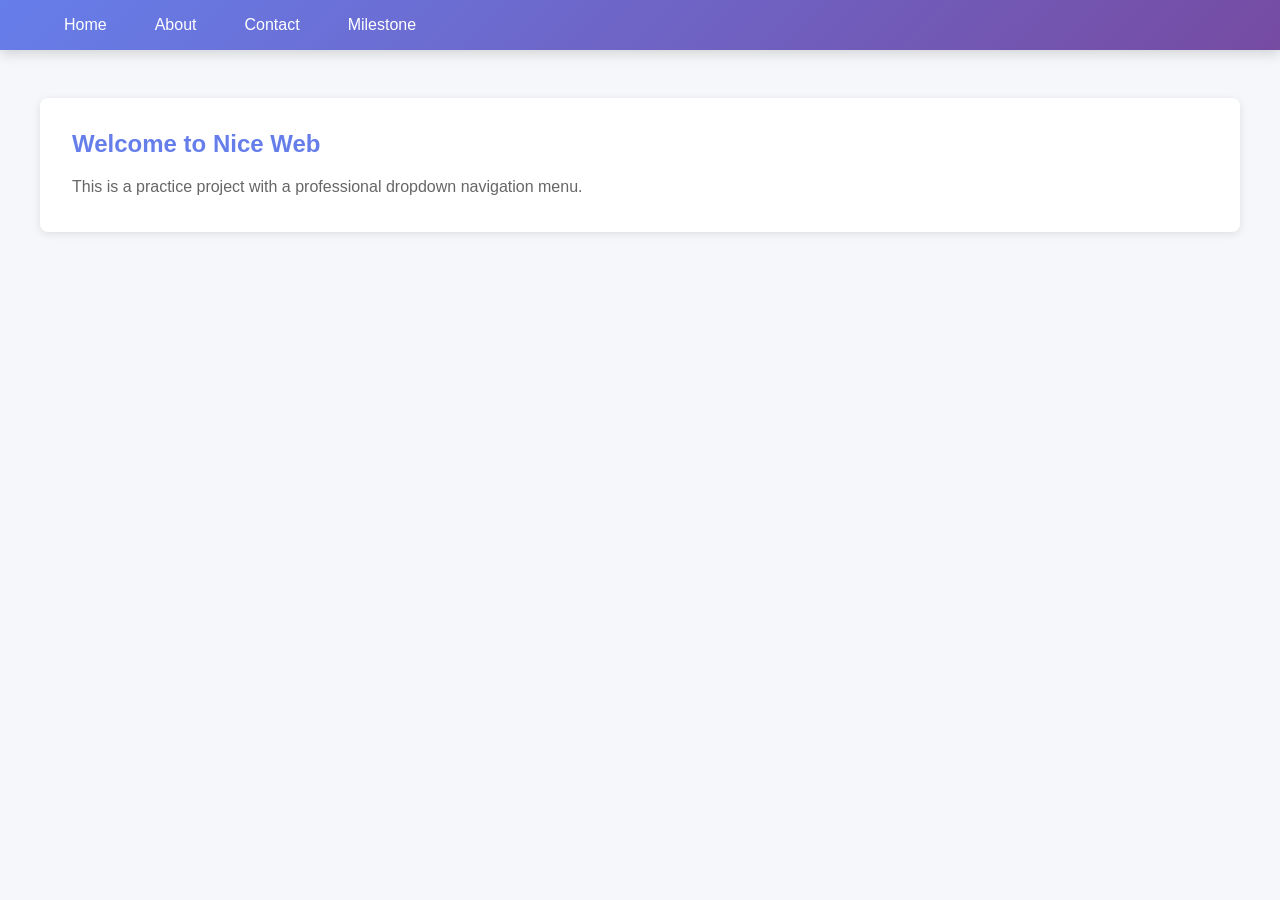
<file: index.html>
<!DOCTYPE html>
<html lang="en">
<head>
    <meta charset="UTF-8">
    <meta name="viewport" content="width=device-width, initial-scale=1.0">
    <title>Nice Web</title>
    <link rel="stylesheet" href="style.css">
</head>
<body>
    <nav class="navbar">
        <ul class="nav-menu">
            <li><a href="#home">Home</a></li>
            <li><a href="#about">About</a></li>
            <li><a href="contact.html">Contact</a></li>
            <li class="dropdown">
                <a href="#milestone">Milestone</a>
                <ul class="dropdown-menu">
                    <li><a href="milestone1.html">Milestone 1</a></li>
                    <li><a href="milestone2.html">Milestone 2</a></li>
                    <li><a href="#milestone3">Milestone 3</a></li>
                </ul>
            </li>
        </ul>
    </nav>

    <section class="content">
        <h1>Welcome to Nice Web</h1>
        <p>This is a practice project with a professional dropdown navigation menu.</p>
    </section>
</body>
</html>
</file>
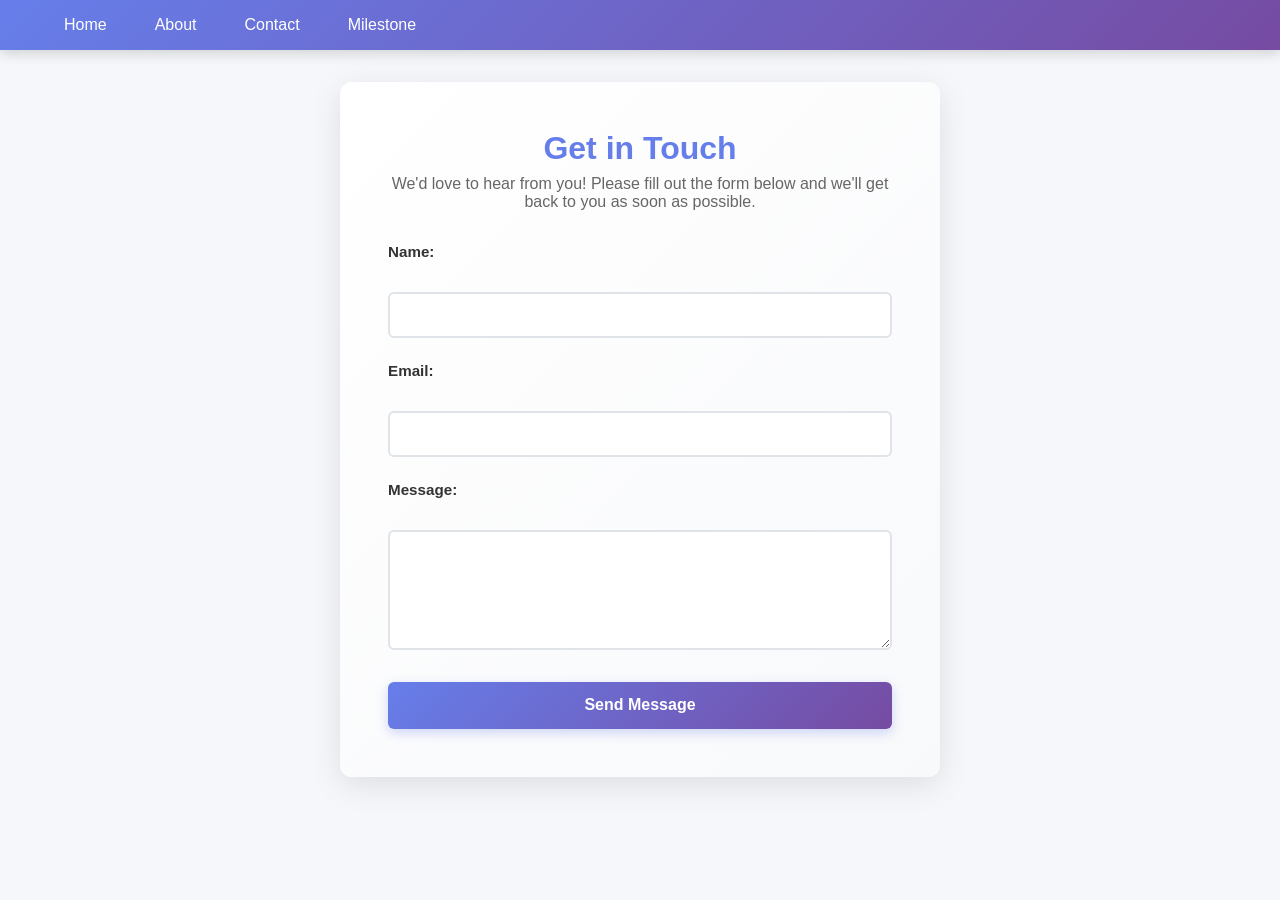
<file: contact.html>
<!DOCTYPE html>
<html lang="en">
<head>
    <meta charset="UTF-8">
    <meta name="viewport" content="width=device-width, initial-scale=1.0">
    <title>Contact Us</title>
    <link rel="stylesheet" href="style.css">
</head>
<body>
    <header>
        <nav class="navbar">
            <ul class="nav-menu">
                <li><a href="index.html">Home</a></li>
                <li><a href="#about">About</a></li>
                <li><a href="contact.html">Contact</a></li>
                <li class="dropdown">
                    <a href="#milestone">Milestone</a>
                    <ul class="dropdown-menu">
                        <li><a href="milestone1.html">Milestone 1</a></li>
                        <li><a href="#milestone2">Milestone 2</a></li>
                        <li><a href="#milestone3">Milestone 3</a></li>
                    </ul>
                </li>
            </ul>
    </header>
    <main>
        <section>
            <h2>Get in Touch</h2>
            <p>We'd love to hear from you! Please fill out the form below and we'll get back to you as soon as possible.</p>
            <form action="submit_form.php" method="post">
                <label for="name">Name:</label>
                <input type="text" id="name" name="name" required>

                <label for="email">Email:</label>
                <input type="email" id="email" name="email" required>

                <label for="message">Message:</label>
                <textarea id="message" name="message" rows="5" required></textarea>

                <button type="submit">Send Message</button>
            </form>
        </section>
    </main>
</body>
</html>
</file>
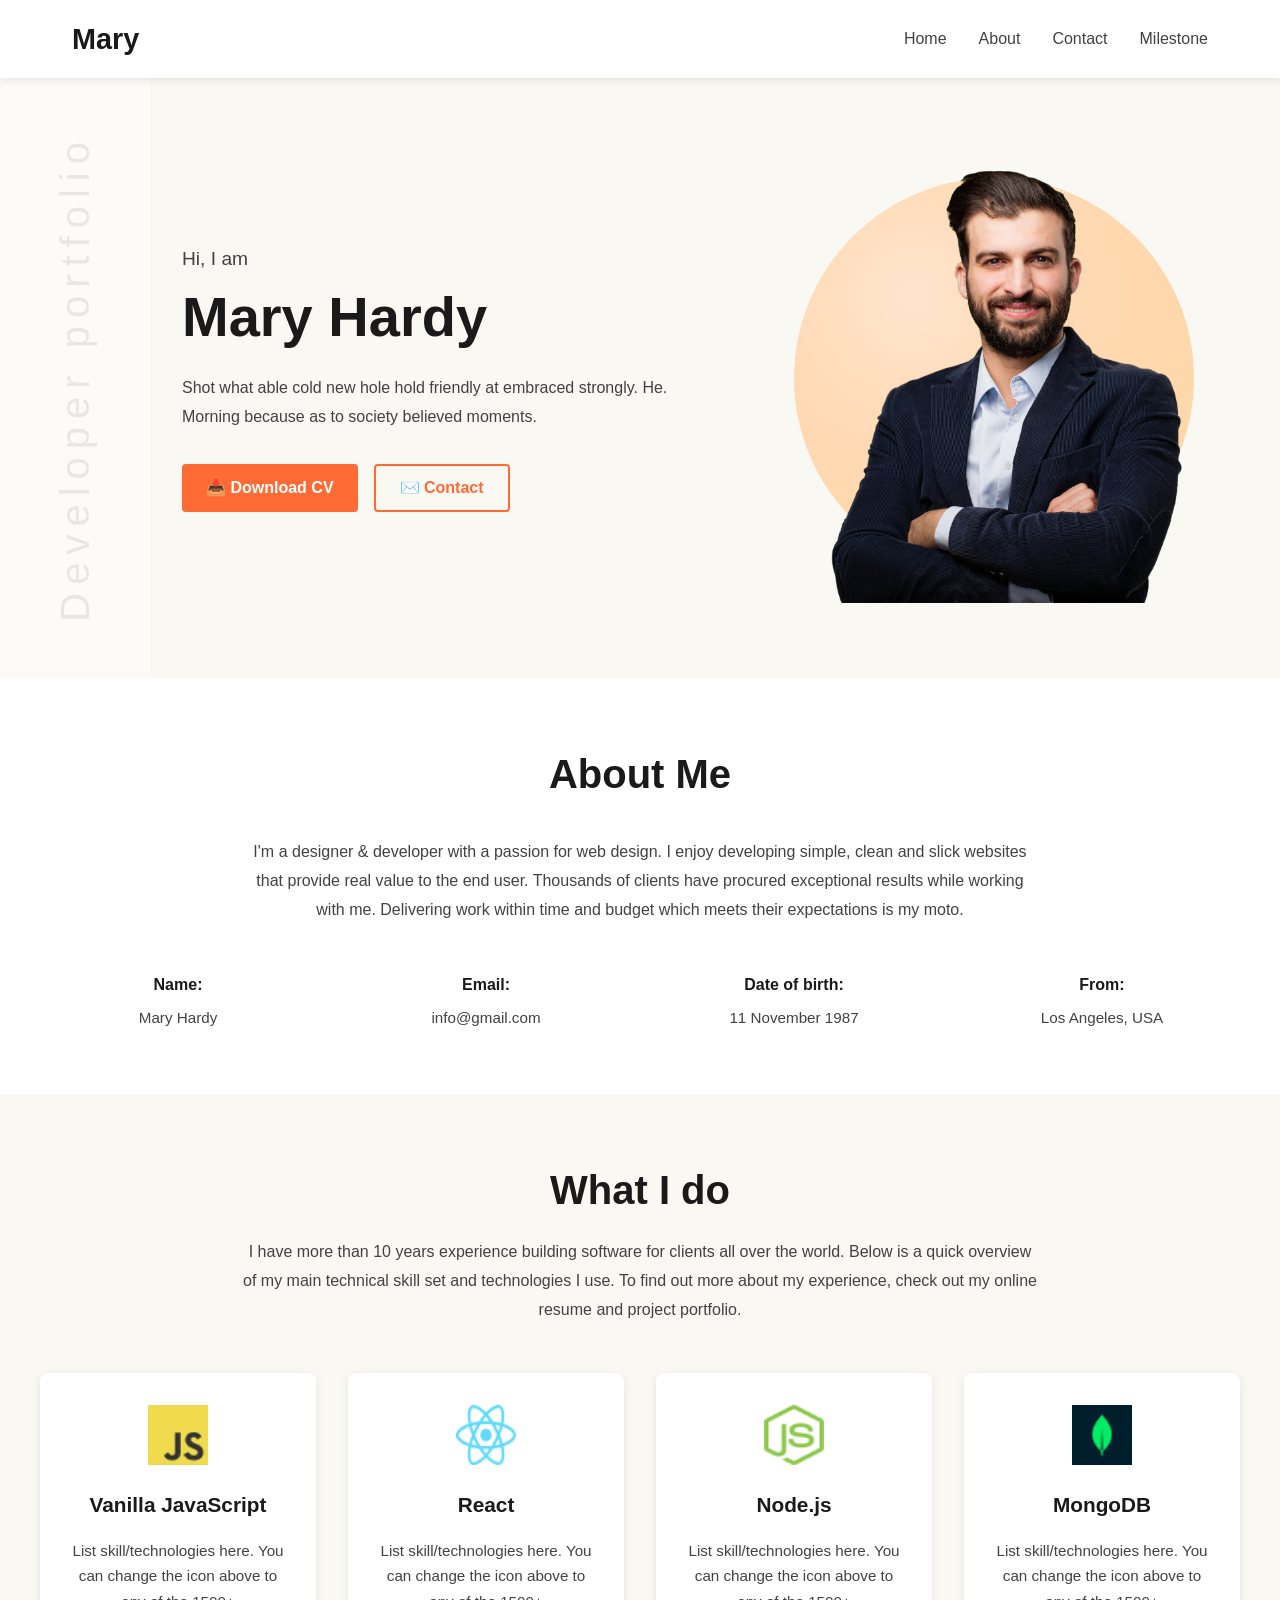
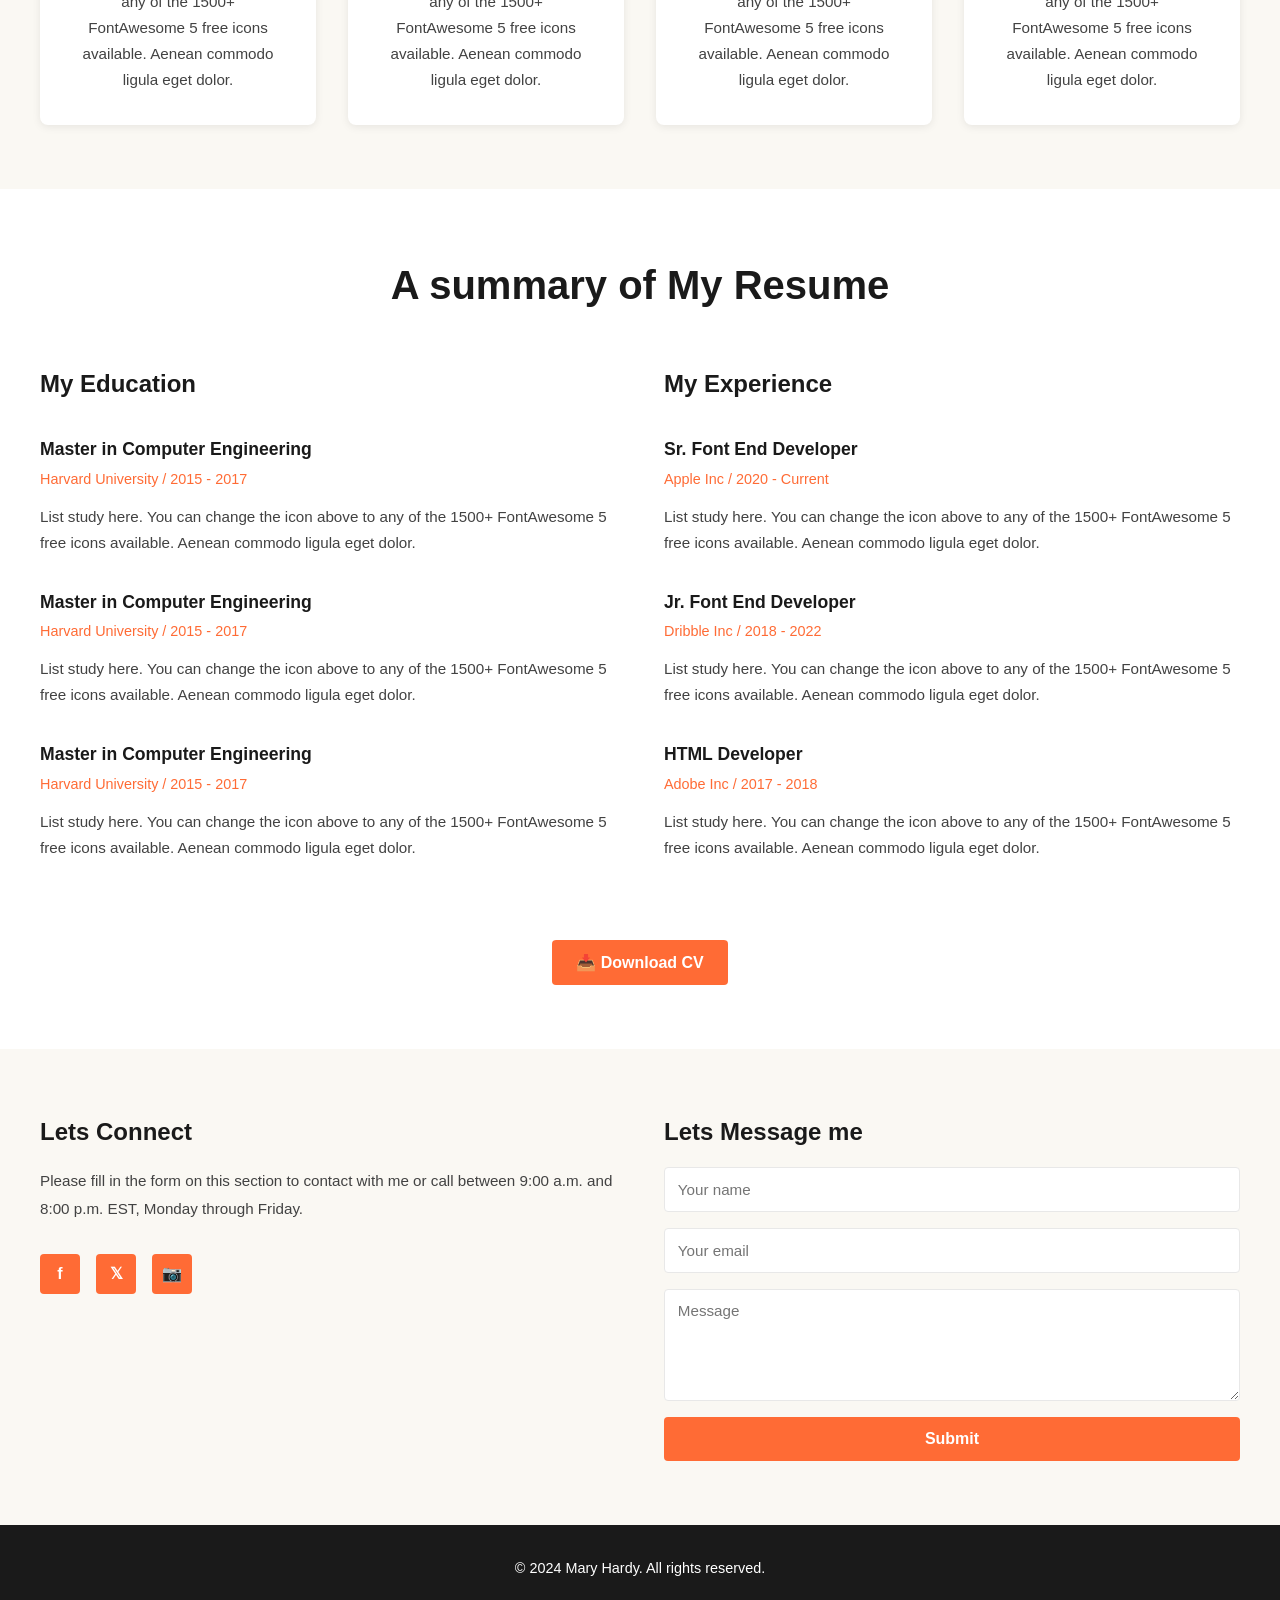
<file: milestone1.html>
<!DOCTYPE html>
<html lang="en">
<head>
    <meta charset="UTF-8">
    <meta name="viewport" content="width=device-width, initial-scale=1.0">
    <title>Mary Hardy - Developer Portfolio</title>
    <link rel="stylesheet" href="milestone1.css">
</head>
<body>
    <!-- Navigation -->
    <nav class="navbar">
        <div class="nav-container">
            <div class="nav-logo">
                <h3>Mary</h3>
            </div>
            <ul class="nav-menu">
                <li><a href="index.html">Home</a></li>
                <li><a href="#about">About</a></li>
                <li><a href="contact.html">Contact</a></li>
                <li class="dropdown">
                    <a href="#milestone">Milestone</a>
                    <ul class="dropdown-menu">
                        <li><a href="milestone1.html">Milestone 1</a></li>
                        <li><a href="#milestone2">Milestone 2</a></li>
                        <li><a href="#milestone3">Milestone 3</a></li>
                    </ul>
                </li>
            </ul>
        </div>
    </nav>

    <!-- Hero Section -->
    <section class="hero">
        <div class="hero-sidebar">
            <span class="sidebar-text">Developer portfolio</span>
        </div>
        <div class="hero-container">
            <div class="hero-content">
                <div class="hero-text">
                    <p class="greeting">Hi, I am</p>
                    <h1 class="hero-name">Mary Hardy</h1>
                    <p class="hero-description">Shot what able cold new hole hold friendly at embraced strongly. He. Morning because as to society believed moments.</p>
                    <div class="hero-buttons">
                        <button class="btn btn-primary">📥 Download CV</button>
                        <button class="btn btn-secondary">✉️ Contact</button>
                    </div>
                </div>
                <div class="hero-image">
                    <img src="images/hardy.png" alt="Mary Hardy">
                </div>
            </div>
        </div>
    </section>

    <!-- About Me Section -->
    <section class="about">
        <div class="about-container">
            <h2>About Me</h2>
            <p class="about-intro">I'm a designer & developer with a passion for web design. I enjoy developing simple, clean and slick websites that provide real value to the end user. Thousands of clients have procured exceptional results while working with me. Delivering work within time and budget which meets their expectations is my moto.</p>
            
            <div class="about-info">
                <div class="info-item">
                    <p class="info-label">Name:</p>
                    <p class="info-value">Mary Hardy</p>
                </div>
                <div class="info-item">
                    <p class="info-label">Email:</p>
                    <p class="info-value">info@gmail.com</p>
                </div>
                <div class="info-item">
                    <p class="info-label">Date of birth:</p>
                    <p class="info-value">11 November 1987</p>
                </div>
                <div class="info-item">
                    <p class="info-label">From:</p>
                    <p class="info-value">Los Angeles, USA</p>
                </div>
            </div>
        </div>
    </section>

    <!-- What I Do Section -->
    <section class="skills">
        <div class="skills-container">
            <h2>What I do</h2>
            <p class="skills-intro">I have more than 10 years experience building software for clients all over the world. Below is a quick overview of my main technical skill set and technologies I use. To find out more about my experience, check out my online resume and project portfolio.</p>
            
            <div class="skills-grid">
                <div class="skill-card">
                    <img src="images/icons/js.png" alt="JavaScript">
                    <h3>Vanilla JavaScript</h3>
                    <p>List skill/technologies here. You can change the icon above to any of the 1500+ FontAwesome 5 free icons available. Aenean commodo ligula eget dolor.</p>
                </div>
                <div class="skill-card">
                    <img src="images/icons/react.png" alt="React">
                    <h3>React</h3>
                    <p>List skill/technologies here. You can change the icon above to any of the 1500+ FontAwesome 5 free icons available. Aenean commodo ligula eget dolor.</p>
                </div>
                <div class="skill-card">
                    <img src="images/icons/nodejs.png" alt="Node.js">
                    <h3>Node.js</h3>
                    <p>List skill/technologies here. You can change the icon above to any of the 1500+ FontAwesome 5 free icons available. Aenean commodo ligula eget dolor.</p>
                </div>
                <div class="skill-card">
                    <img src="images/icons/mongo.png" alt="MongoDB">
                    <h3>MongoDB</h3>
                    <p>List skill/technologies here. You can change the icon above to any of the 1500+ FontAwesome 5 free icons available. Aenean commodo ligula eget dolor.</p>
                </div>
            </div>
        </div>
    </section>

    <!-- Resume Section -->
    <section class="resume">
        <div class="resume-container">
            <h2>A summary of My Resume</h2>
            
            <div class="resume-grid">
                <div class="resume-column">
                    <h3>My Education</h3>
                    
                    <div class="resume-item">
                        <h4>Master in Computer Engineering</h4>
                        <p class="institution">Harvard University / 2015 - 2017</p>
                        <p class="description">List study here. You can change the icon above to any of the 1500+ FontAwesome 5 free icons available. Aenean commodo ligula eget dolor.</p>
                    </div>

                    <div class="resume-item">
                        <h4>Master in Computer Engineering</h4>
                        <p class="institution">Harvard University / 2015 - 2017</p>
                        <p class="description">List study here. You can change the icon above to any of the 1500+ FontAwesome 5 free icons available. Aenean commodo ligula eget dolor.</p>
                    </div>

                    <div class="resume-item">
                        <h4>Master in Computer Engineering</h4>
                        <p class="institution">Harvard University / 2015 - 2017</p>
                        <p class="description">List study here. You can change the icon above to any of the 1500+ FontAwesome 5 free icons available. Aenean commodo ligula eget dolor.</p>
                    </div>
                </div>

                <div class="resume-column">
                    <h3>My Experience</h3>
                    
                    <div class="resume-item">
                        <h4>Sr. Font End Developer</h4>
                        <p class="institution">Apple Inc / 2020 - Current</p>
                        <p class="description">List study here. You can change the icon above to any of the 1500+ FontAwesome 5 free icons available. Aenean commodo ligula eget dolor.</p>
                    </div>

                    <div class="resume-item">
                        <h4>Jr. Font End Developer</h4>
                        <p class="institution">Dribble Inc / 2018 - 2022</p>
                        <p class="description">List study here. You can change the icon above to any of the 1500+ FontAwesome 5 free icons available. Aenean commodo ligula eget dolor.</p>
                    </div>

                    <div class="resume-item">
                        <h4>HTML Developer</h4>
                        <p class="institution">Adobe Inc / 2017 - 2018</p>
                        <p class="description">List study here. You can change the icon above to any of the 1500+ FontAwesome 5 free icons available. Aenean commodo ligula eget dolor.</p>
                    </div>
                </div>
            </div>

            <div class="resume-download">
                <button class="btn btn-primary">📥 Download CV</button>
            </div>
        </div>
    </section>

    <!-- Contact Section -->
    <section class="contact">
        <div class="contact-container">
            <div class="contact-info">
                <h3>Lets Connect</h3>
                <p>Please fill in the form on this section to contact with me or call between 9:00 a.m. and 8:00 p.m. EST, Monday through Friday.</p>
                <div class="social-links">
                    <a href="#facebook" class="social-icon">f</a>
                    <a href="#twitter" class="social-icon">𝕏</a>
                    <a href="#instagram" class="social-icon">📷</a>
                </div>
            </div>

            <div class="contact-form">
                <h3>Lets Message me</h3>
                <form>
                    <input type="text" placeholder="Your name" required>
                    <input type="email" placeholder="Your email" required>
                    <textarea placeholder="Message" rows="5" required></textarea>
                    <button type="submit" class="btn btn-primary">Submit</button>
                </form>
            </div>
        </div>
    </section>

    <!-- Footer -->
    <footer class="footer">
        <p>&copy; 2024 Mary Hardy. All rights reserved.</p>
    </footer>
</body>
</html>
</file>
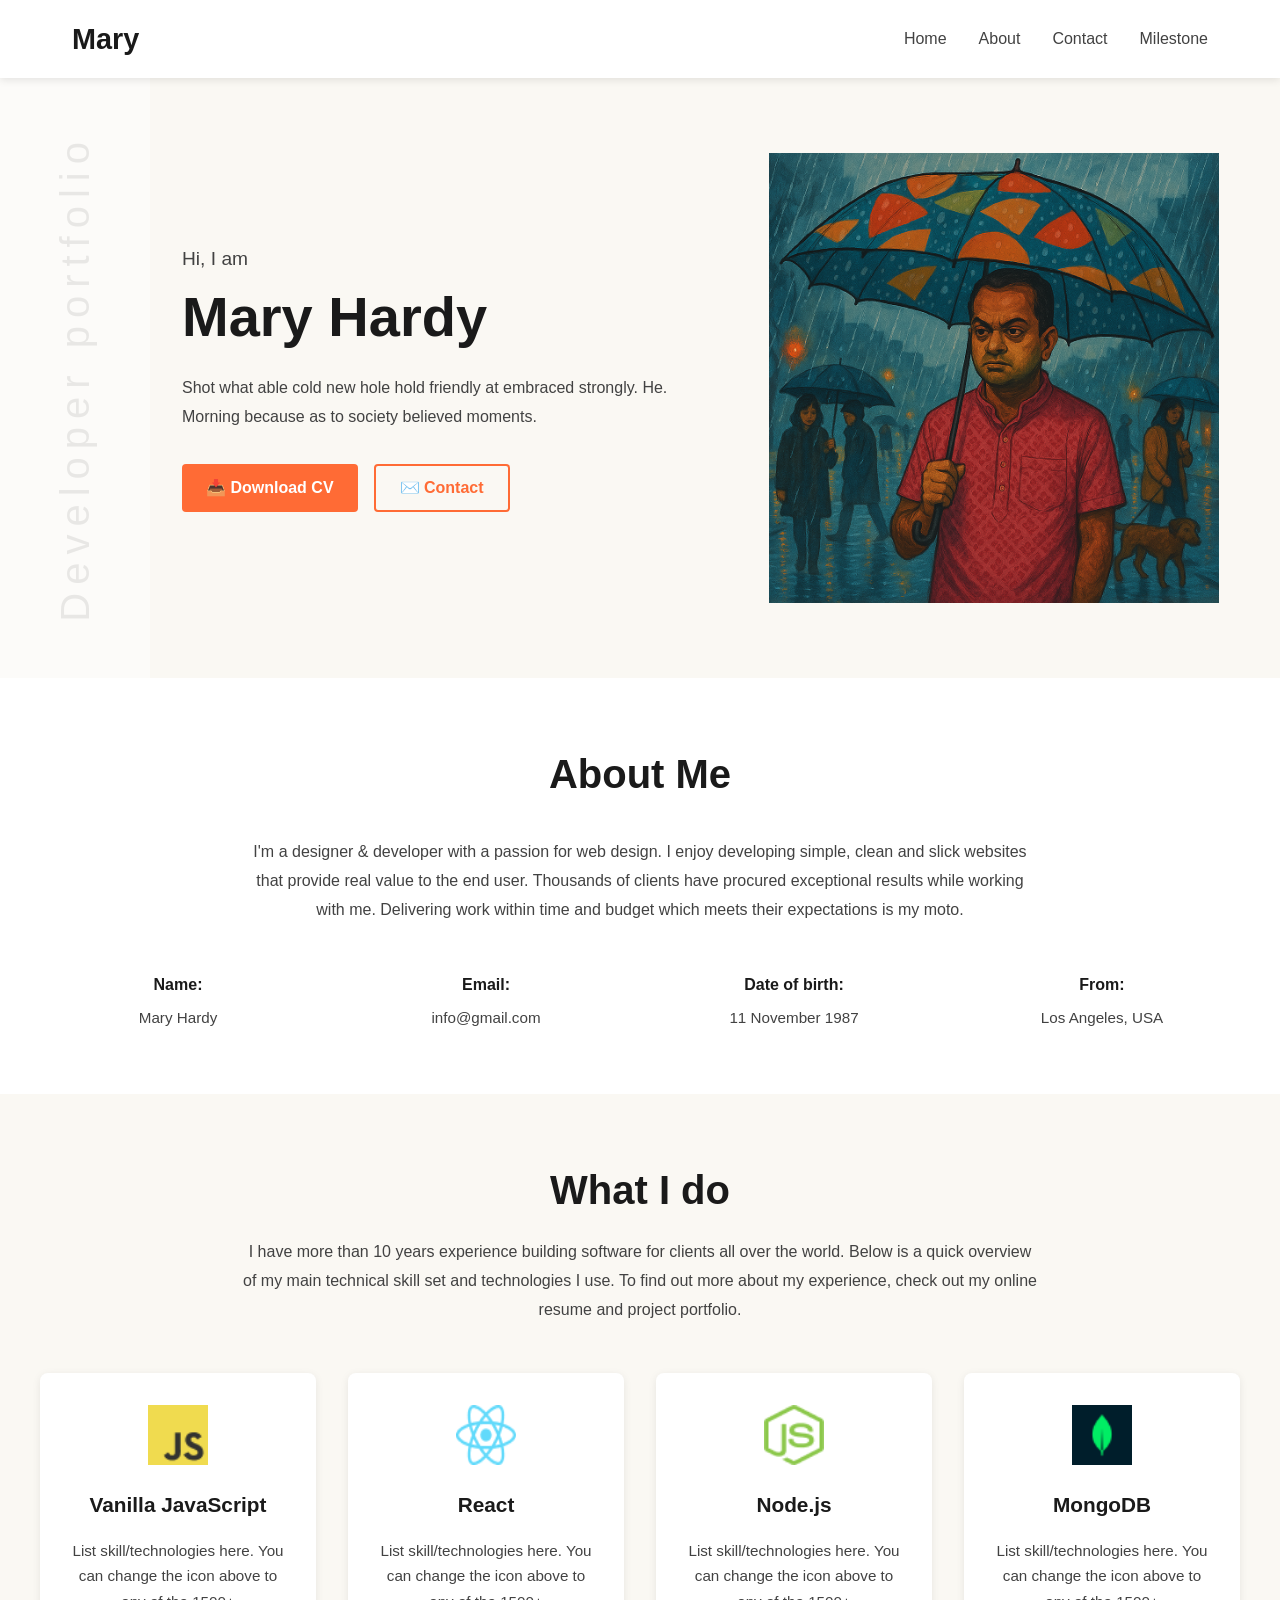
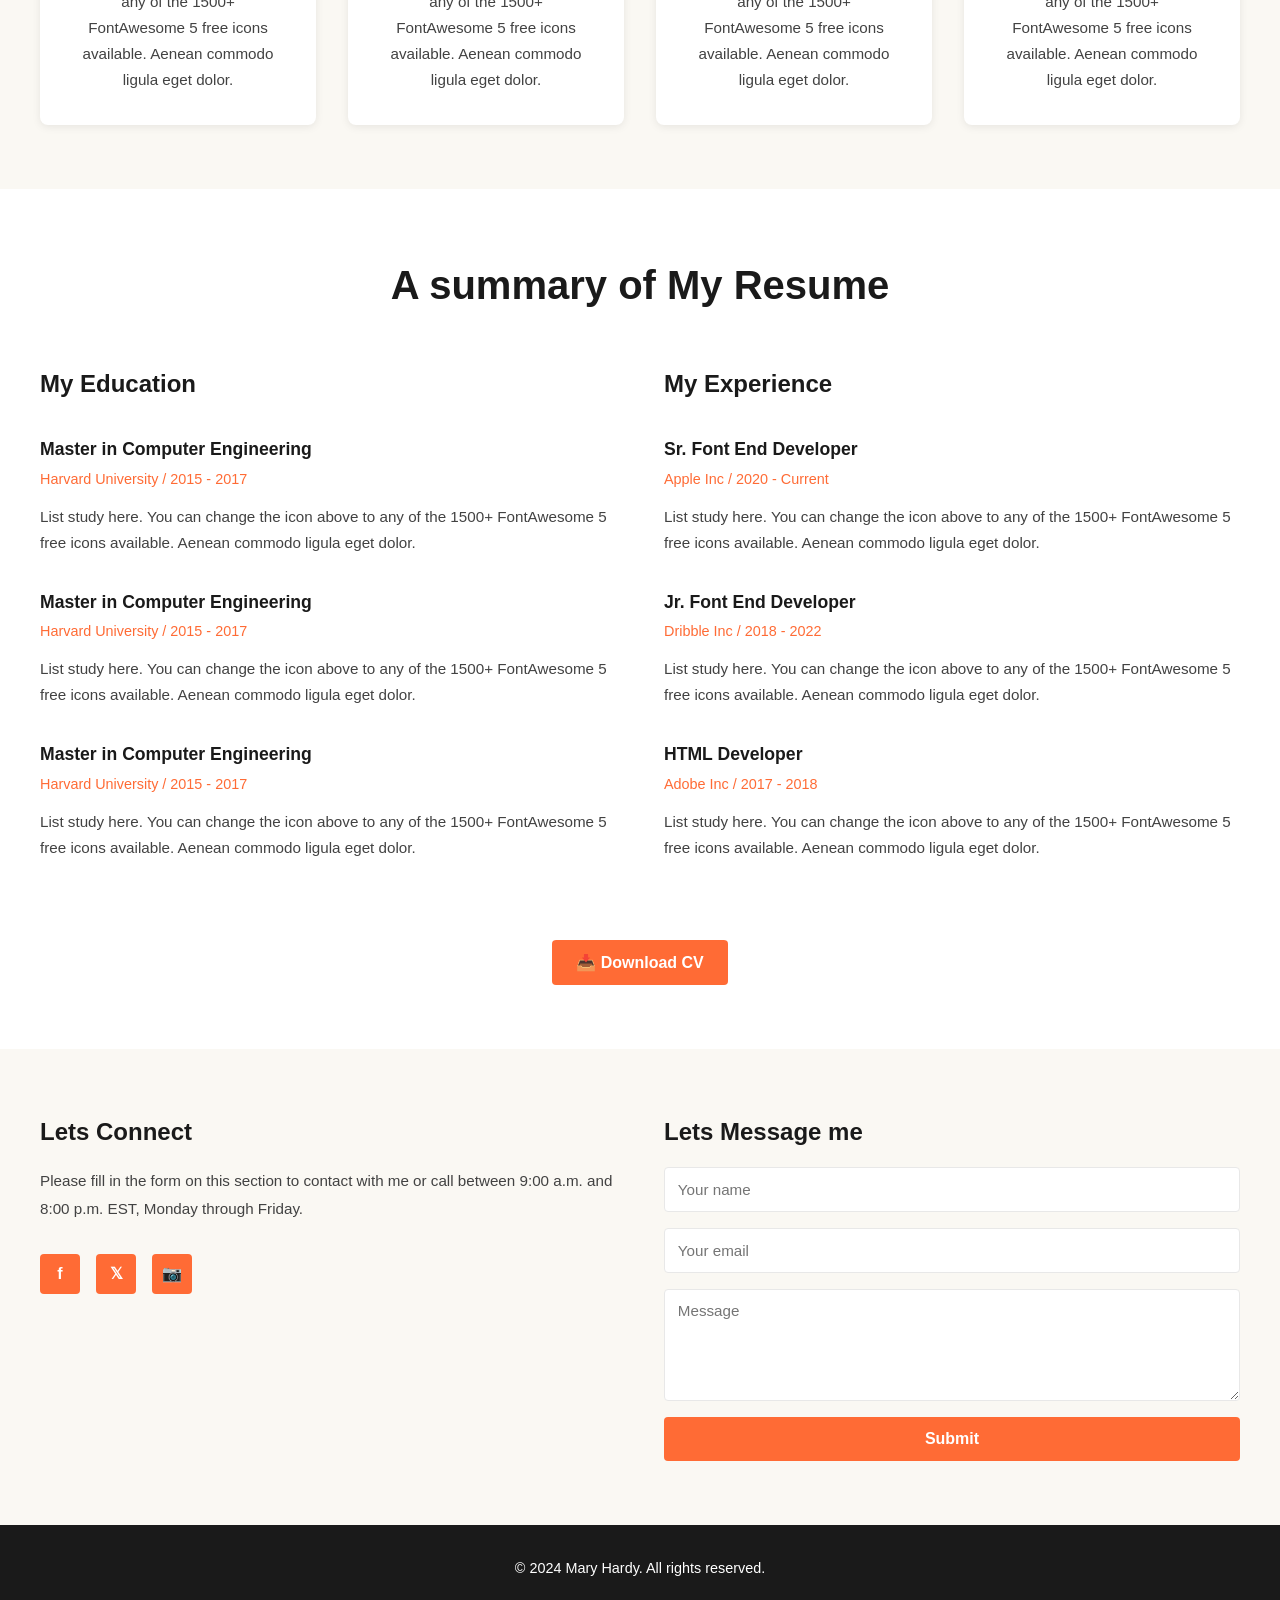
<file: milestone2.html>
<!DOCTYPE html>
<html lang="en">
<head>
    <meta charset="UTF-8">
    <meta name="viewport" content="width=device-width, initial-scale=1.0">
    <title>Mary Hardy - Developer Portfolio</title>
    <link rel="stylesheet" href="milestone2.css">
</head>
<body>
    <!-- Navigation -->
    <nav class="navbar">
        <div class="nav-container">
            <div class="nav-logo">
                <h3>Mary</h3>
            </div>
            <ul class="nav-menu">
                <li><a href="index.html">Home</a></li>
                <li><a href="#about">About</a></li>
                <li><a href="contact.html">Contact</a></li>
                <li class="dropdown">
                    <a href="#milestone">Milestone</a>
                    <ul class="dropdown-menu">
                        <li><a href="milestone1.html">Milestone 1</a></li>
                        <li><a href="milestone2.html">Milestone 2</a></li>
                        <li><a href="#milestone3">Milestone 3</a></li>
                    </ul>
                </li>
            </ul>
        </div>
    </nav>

    <!-- Hero Section -->
    <section class="hero">
        <div class="hero-sidebar">
            <span class="sidebar-text">Developer portfolio</span>
        </div>
        <div class="hero-container">
            <div class="hero-content">
                <div class="hero-text">
                    <p class="greeting">Hi, I am</p>
                    <h1 class="hero-name">Mary Hardy</h1>
                    <p class="hero-description">Shot what able cold new hole hold friendly at embraced strongly. He. Morning because as to society believed moments.</p>
                    <div class="hero-buttons">
                        <button class="btn btn-primary">📥 Download CV</button>
                        <button class="btn btn-secondary">✉️ Contact</button>
                    </div>
                </div>
                <div class="hero-image">
                    <img src="images/hardy.png" alt="Mary Hardy" class="hero-img img1">
                    <img src="images/myaiimage.png" alt="AI Image" class="hero-img img2">
                </div>
            </div>
        </div>
    </section>

    <!-- About Me Section -->
    <section class="about">
        <div class="about-container">
            <h2>About Me</h2>
            <p class="about-intro">I'm a designer & developer with a passion for web design. I enjoy developing simple, clean and slick websites that provide real value to the end user. Thousands of clients have procured exceptional results while working with me. Delivering work within time and budget which meets their expectations is my moto.</p>
            
            <div class="about-info">
                <div class="info-item">
                    <p class="info-label">Name:</p>
                    <p class="info-value">Mary Hardy</p>
                </div>
                <div class="info-item">
                    <p class="info-label">Email:</p>
                    <p class="info-value">info@gmail.com</p>
                </div>
                <div class="info-item">
                    <p class="info-label">Date of birth:</p>
                    <p class="info-value">11 November 1987</p>
                </div>
                <div class="info-item">
                    <p class="info-label">From:</p>
                    <p class="info-value">Los Angeles, USA</p>
                </div>
            </div>
        </div>
    </section>

    <!-- What I Do Section -->
    <section class="skills">
        <div class="skills-container">
            <h2>What I do</h2>
            <p class="skills-intro">I have more than 10 years experience building software for clients all over the world. Below is a quick overview of my main technical skill set and technologies I use. To find out more about my experience, check out my online resume and project portfolio.</p>
            
            <div class="skills-grid">
                <div class="skill-card">
                    <img src="images/icons/js.png" alt="JavaScript">
                    <h3>Vanilla JavaScript</h3>
                    <p>List skill/technologies here. You can change the icon above to any of the 1500+ FontAwesome 5 free icons available. Aenean commodo ligula eget dolor.</p>
                </div>
                <div class="skill-card">
                    <img src="images/icons/react.png" alt="React">
                    <h3>React</h3>
                    <p>List skill/technologies here. You can change the icon above to any of the 1500+ FontAwesome 5 free icons available. Aenean commodo ligula eget dolor.</p>
                </div>
                <div class="skill-card">
                    <img src="images/icons/nodejs.png" alt="Node.js">
                    <h3>Node.js</h3>
                    <p>List skill/technologies here. You can change the icon above to any of the 1500+ FontAwesome 5 free icons available. Aenean commodo ligula eget dolor.</p>
                </div>
                <div class="skill-card">
                    <img src="images/icons/mongo.png" alt="MongoDB">
                    <h3>MongoDB</h3>
                    <p>List skill/technologies here. You can change the icon above to any of the 1500+ FontAwesome 5 free icons available. Aenean commodo ligula eget dolor.</p>
                </div>
            </div>
        </div>
    </section>

    <!-- Resume Section -->
    <section class="resume">
        <div class="resume-container">
            <h2>A summary of My Resume</h2>
            
            <div class="resume-grid">
                <div class="resume-column">
                    <h3>My Education</h3>
                    
                    <div class="resume-item">
                        <h4>Master in Computer Engineering</h4>
                        <p class="institution">Harvard University / 2015 - 2017</p>
                        <p class="description">List study here. You can change the icon above to any of the 1500+ FontAwesome 5 free icons available. Aenean commodo ligula eget dolor.</p>
                    </div>

                    <div class="resume-item">
                        <h4>Master in Computer Engineering</h4>
                        <p class="institution">Harvard University / 2015 - 2017</p>
                        <p class="description">List study here. You can change the icon above to any of the 1500+ FontAwesome 5 free icons available. Aenean commodo ligula eget dolor.</p>
                    </div>

                    <div class="resume-item">
                        <h4>Master in Computer Engineering</h4>
                        <p class="institution">Harvard University / 2015 - 2017</p>
                        <p class="description">List study here. You can change the icon above to any of the 1500+ FontAwesome 5 free icons available. Aenean commodo ligula eget dolor.</p>
                    </div>
                </div>

                <div class="resume-column">
                    <h3>My Experience</h3>
                    
                    <div class="resume-item">
                        <h4>Sr. Font End Developer</h4>
                        <p class="institution">Apple Inc / 2020 - Current</p>
                        <p class="description">List study here. You can change the icon above to any of the 1500+ FontAwesome 5 free icons available. Aenean commodo ligula eget dolor.</p>
                    </div>

                    <div class="resume-item">
                        <h4>Jr. Font End Developer</h4>
                        <p class="institution">Dribble Inc / 2018 - 2022</p>
                        <p class="description">List study here. You can change the icon above to any of the 1500+ FontAwesome 5 free icons available. Aenean commodo ligula eget dolor.</p>
                    </div>

                    <div class="resume-item">
                        <h4>HTML Developer</h4>
                        <p class="institution">Adobe Inc / 2017 - 2018</p>
                        <p class="description">List study here. You can change the icon above to any of the 1500+ FontAwesome 5 free icons available. Aenean commodo ligula eget dolor.</p>
                    </div>
                </div>
            </div>

            <div class="resume-download">
                <button class="btn btn-primary">📥 Download CV</button>
            </div>
        </div>
    </section>

    <!-- Contact Section -->
    <section class="contact">
        <div class="contact-container">
            <div class="contact-info">
                <h3>Lets Connect</h3>
                <p>Please fill in the form on this section to contact with me or call between 9:00 a.m. and 8:00 p.m. EST, Monday through Friday.</p>
                <div class="social-links">
                    <a href="#facebook" class="social-icon">f</a>
                    <a href="#twitter" class="social-icon">𝕏</a>
                    <a href="#instagram" class="social-icon">📷</a>
                </div>
            </div>

            <div class="contact-form">
                <h3>Lets Message me</h3>
                <form>
                    <input type="text" placeholder="Your name" required>
                    <input type="email" placeholder="Your email" required>
                    <textarea placeholder="Message" rows="5" required></textarea>
                    <button type="submit" class="btn btn-primary">Submit</button>
                </form>
            </div>
        </div>
    </section>

    <!-- Footer -->
    <footer class="footer">
        <p>&copy; 2024 Mary Hardy. All rights reserved.</p>
    </footer>
</body>
</html>
</file>
<file: style.css>
* {
    margin: 0;
    padding: 0;
    box-sizing: border-box;
}

body {
    font-family: 'Segoe UI', Tahoma, Geneva, Verdana, sans-serif;
    background-color: #f5f7fa;
    color: #333;
}

.navbar {
    background: linear-gradient(135deg, #667eea 0%, #764ba2 100%);
    box-shadow: 0 4px 12px rgba(0, 0, 0, 0.15);
    position: sticky;
    top: 0;
    z-index: 1000;
}

.nav-menu {
    display: flex;
    list-style: none;
    max-width: 1200px;
    margin: 0 auto;
    padding: 0;
}

.nav-menu li {
    position: relative;
}

.nav-menu a {
    display: block;
    padding: 1rem 1.5rem;
    color: #ffffff;
    text-decoration: none;
    font-weight: 500;
    transition: all 0.3s ease;
}

.nav-menu > li > a:hover {
    background-color: rgba(255, 255, 255, 0.2);
    padding-bottom: 1.2rem;
    padding-top: 0.8rem;
}

/* Dropdown Menu */
.dropdown {
    position: relative;
}

.dropdown-menu {
    list-style: none;
    position: absolute;
    top: 100%;
    left: 0;
    background-color: #5568d3;
    min-width: 200px;
    border-radius: 0 0 8px 8px;
    box-shadow: 0 8px 16px rgba(0, 0, 0, 0.1);
    opacity: 0;
    visibility: hidden;
    transform: translateY(-10px);
    transition: all 0.3s ease;
}

.dropdown:hover .dropdown-menu {
    opacity: 1;
    visibility: visible;
    transform: translateY(0);
}

.dropdown-menu li {
    border-bottom: 1px solid rgba(255, 255, 255, 0.1);
}

.dropdown-menu li:last-child {
    border-bottom: none;
}

.dropdown-menu a {
    padding: 0.75rem 1.5rem;
    color: #ffffff;
    transition: all 0.2s ease;
}

.dropdown-menu a:hover {
    background-color: #4a5bb8;
    padding-left: 2rem;
}

/* Content Section */
.content {
    max-width: 1200px;
    margin: 3rem auto;
    padding: 2rem;
    background-color: #ffffff;
    border-radius: 8px;
    box-shadow: 0 2px 8px rgba(0, 0, 0, 0.1);
}

.content h1 {
    color: #667eea;
    margin-bottom: 1rem;
}

.content p {
    color: #666;
    line-height: 1.6;
}

/* Contact Form Styles */
main {
    max-width: 1200px;
    margin: 2rem auto;
    padding: 0 1rem;
}

main section {
    background: linear-gradient(135deg, #ffffff 0%, #f8f9fb 100%);
    padding: 3rem;
    border-radius: 12px;
    box-shadow: 0 8px 32px rgba(0, 0, 0, 0.1);
    max-width: 600px;
    margin: 0 auto;
}

main section h2 {
    color: #667eea;
    font-size: 2rem;
    margin-bottom: 0.5rem;
    text-align: center;
}

main section > p {
    color: #666;
    text-align: center;
    margin-bottom: 2rem;
    font-size: 1rem;
}

form {
    display: flex;
    flex-direction: column;
    gap: 1.5rem;
}

form label {
    color: #333;
    font-weight: 600;
    font-size: 0.95rem;
    margin-bottom: 0.5rem;
    display: block;
}

form input[type="text"],
form input[type="email"],
form textarea {
    padding: 0.75rem 1rem;
    border: 2px solid #e0e4e8;
    border-radius: 6px;
    font-family: inherit;
    font-size: 1rem;
    color: #333;
    background-color: #ffffff;
    transition: all 0.3s ease;
}

form input[type="text"]:focus,
form input[type="email"]:focus,
form textarea:focus {
    outline: none;
    border-color: #667eea;
    box-shadow: 0 0 0 3px rgba(102, 126, 234, 0.1);
    background-color: #fafbfc;
}

form textarea {
    resize: vertical;
    min-height: 120px;
    font-family: 'Segoe UI', Tahoma, Geneva, Verdana, sans-serif;
}

form button {
    padding: 0.9rem 2rem;
    background: linear-gradient(135deg, #667eea 0%, #764ba2 100%);
    color: #ffffff;
    border: none;
    border-radius: 6px;
    font-size: 1rem;
    font-weight: 600;
    cursor: pointer;
    transition: all 0.3s ease;
    box-shadow: 0 4px 12px rgba(102, 126, 234, 0.3);
    margin-top: 0.5rem;
}

form button:hover {
    transform: translateY(-2px);
    box-shadow: 0 6px 20px rgba(102, 126, 234, 0.4);
}

form button:active {
    transform: translateY(0);
}

@media (max-width: 768px) {
    .nav-menu {
        flex-direction: column;
    }

    .dropdown-menu {
        position: static;
        opacity: 0;
        visibility: hidden;
        height: 0;
        overflow: hidden;
        transform: none;
    }

    .dropdown:hover .dropdown-menu,
    .dropdown.active .dropdown-menu {
        opacity: 1;
        visibility: visible;
        height: auto;
    }

    .nav-menu a,
    .dropdown-menu a {
        padding: 0.75rem 1rem;
    }

    main section {
        padding: 2rem 1.5rem;
    }

    main section h2 {
        font-size: 1.5rem;
    }
}
</file>
<file: milestone1.css>
* {
    margin: 0;
    padding: 0;
    box-sizing: border-box;
}

:root {
    --primary-color: #ff6b35;
    --secondary-color: #f9f9f9;
    --dark-color: #1a1a1a;
    --light-gray: #e8e8e8;
    --text-color: #424242;
}

body {
    font-family: 'Segoe UI', Tahoma, Geneva, Verdana, sans-serif;
    background-color: #ffffff;
    color: var(--text-color);
    line-height: 1.6;
}

/* Navigation */
.navbar {
    background-color: #ffffff;
    box-shadow: 0 2px 8px rgba(0, 0, 0, 0.1);
    position: sticky;
    top: 0;
    z-index: 1000;
}

.nav-container {
    max-width: 1200px;
    margin: 0 auto;
    display: flex;
    justify-content: space-between;
    align-items: center;
    padding: 1rem 2rem;
}

.nav-logo h3 {
    font-size: 1.8rem;
    color: var(--dark-color);
    font-weight: 700;
}

.nav-menu {
    display: flex;
    list-style: none;
    gap: 2rem;
    align-items: center;
}

.nav-menu a {
    color: var(--text-color);
    text-decoration: none;
    font-weight: 500;
    transition: all 0.3s ease;
}

.nav-menu a:hover {
    color: var(--primary-color);
}

.hire-btn {
    background-color: var(--primary-color) !important;
    color: #ffffff !important;
    padding: 0.5rem 1.5rem !important;
    border-radius: 4px;
    transition: all 0.3s ease;
}

.hire-btn:hover {
    background-color: #e55a24 !important;
}

/* Dropdown Menu */
.dropdown {
    position: relative;
}

.dropdown-menu {
    display: none;
    position: absolute;
    background-color: #ffffff;
    min-width: 160px;
    box-shadow: 0 4px 8px rgba(0, 0, 0, 0.15);
    list-style: none;
    padding: 0.5rem 0;
    border-radius: 4px;
    top: 100%;
    left: 0;
}

.dropdown-menu li {
    display: block;
}

.dropdown-menu a {
    display: block;
    padding: 0.75rem 1.5rem;
    color: var(--text-color);
    text-decoration: none;
    font-weight: 500;
    transition: all 0.3s ease;
}

.dropdown-menu a:hover {
    background-color: #f5f5f5;
    color: var(--primary-color);
}

.dropdown:hover .dropdown-menu {
    display: block;
}

/* Hero Section */
.hero {
    background-color: #faf8f3;
    padding: 4rem 2rem;
    min-height: 600px;
    display: flex;
    align-items: center;
    position: relative;
}

.hero-sidebar {
    position: absolute;
    left: 0;
    top: 0;
    height: 100%;
    width: 150px;
    display: flex;
    align-items: center;
    justify-content: center;
    background-color: rgba(255, 255, 255, 0.5);
}

.sidebar-text {
    writing-mode: vertical-rl;
    text-orientation: mixed;
    transform: rotate(180deg);
    font-size: 2.5rem;
    font-weight: 300;
    color: rgba(0, 0, 0, 0.08);
    letter-spacing: 8px;
    white-space: nowrap;
}

.hero-container {
    max-width: 1200px;
    margin: 0 auto;
    width: 100%;
    margin-left: 150px;
}

.hero-container {
    display: flex;
    align-items: center;
}

.hero-container > div {
    width: 100%;
    display: flex;
    align-items: center;
    gap: 3rem;
}

.hero-content {
    display: flex;
    align-items: center;
    gap: 3rem;
    width: 100%;
}

.hero-text {
    flex: 1;
}

.greeting {
    font-size: 1.2rem;
    color: var(--text-color);
    margin-bottom: 0.5rem;
}

.hero-name {
    font-size: 3.5rem;
    font-weight: 700;
    color: var(--dark-color);
    margin-bottom: 1.5rem;
    line-height: 1.2;
}

.hero-description {
    color: var(--text-color);
    margin-bottom: 2rem;
    font-size: 1rem;
    line-height: 1.8;
}

.hero-buttons {
    display: flex;
    gap: 1rem;
    flex-wrap: wrap;
}

.btn {
    padding: 0.8rem 1.5rem;
    border: none;
    border-radius: 4px;
    font-size: 1rem;
    font-weight: 600;
    cursor: pointer;
    transition: all 0.3s ease;
}

.btn-primary {
    background-color: var(--primary-color);
    color: #ffffff;
}

.btn-primary:hover {
    background-color: #e55a24;
    transform: translateY(-2px);
}

.btn-secondary {
    background-color: transparent;
    color: var(--primary-color);
    border: 2px solid var(--primary-color);
}

.btn-secondary:hover {
    background-color: var(--primary-color);
    color: #ffffff;
}

.hero-image {
    flex: 1;
    display: flex;
    justify-content: center;
    align-items: center;
    position: relative;
}

.hero-image::before {
    content: '';
    position: absolute;
    width: 400px;
    height: 400px;
    background: radial-gradient(circle at 30% 30%, #ffe4cc 0%, #ffd9b3 40%, #fed6a4 100%);
    border-radius: 50%;
    z-index: 1;
}

.hero-image img {
    position: relative;
    z-index: 2;
    max-width: 100%;
    height: auto;
    max-height: 450px;
}

/* About Section */
.about {
    padding: 4rem 2rem;
    background-color: #ffffff;
}

.about-container {
    max-width: 1200px;
    margin: 0 auto;
    text-align: center;
}

.about h2 {
    font-size: 2.5rem;
    color: var(--dark-color);
    margin-bottom: 2rem;
    font-weight: 700;
}

.about-intro {
    color: var(--text-color);
    margin-bottom: 3rem;
    font-size: 1rem;
    line-height: 1.8;
    max-width: 800px;
    margin-left: auto;
    margin-right: auto;
}

.about-info {
    display: grid;
    grid-template-columns: repeat(auto-fit, minmax(200px, 1fr));
    gap: 2rem;
    margin-top: 2rem;
}

.info-item {
    text-align: center;
}

.info-label {
    font-weight: 600;
    color: var(--dark-color);
    margin-bottom: 0.5rem;
}

.info-value {
    color: var(--text-color);
    font-size: 0.95rem;
}

/* Skills Section */
.skills {
    padding: 4rem 2rem;
    background-color: #faf8f3;
}

.skills-container {
    max-width: 1200px;
    margin: 0 auto;
}

.skills h2 {
    font-size: 2.5rem;
    color: var(--dark-color);
    margin-bottom: 1rem;
    font-weight: 700;
    text-align: center;
}

.skills-intro {
    text-align: center;
    color: var(--text-color);
    margin-bottom: 3rem;
    font-size: 1rem;
    line-height: 1.8;
    max-width: 800px;
    margin-left: auto;
    margin-right: auto;
}

.skills-grid {
    display: grid;
    grid-template-columns: repeat(auto-fit, minmax(250px, 1fr));
    gap: 2rem;
}

.skill-card {
    background-color: #ffffff;
    padding: 2rem;
    border-radius: 8px;
    text-align: center;
    box-shadow: 0 2px 8px rgba(0, 0, 0, 0.08);
    transition: all 0.3s ease;
}

.skill-card:hover {
    transform: translateY(-5px);
    box-shadow: 0 8px 16px rgba(0, 0, 0, 0.12);
}

.skill-card img {
    width: 60px;
    height: 60px;
    margin-bottom: 1rem;
}

.skill-card h3 {
    font-size: 1.3rem;
    color: var(--dark-color);
    margin-bottom: 1rem;
    font-weight: 600;
}

.skill-card p {
    color: var(--text-color);
    font-size: 0.95rem;
    line-height: 1.7;
}

/* Resume Section */
.resume {
    padding: 4rem 2rem;
    background-color: #ffffff;
}

.resume-container {
    max-width: 1200px;
    margin: 0 auto;
}

.resume h2 {
    font-size: 2.5rem;
    color: var(--dark-color);
    margin-bottom: 3rem;
    font-weight: 700;
    text-align: center;
}

.resume-grid {
    display: grid;
    grid-template-columns: repeat(auto-fit, minmax(500px, 1fr));
    gap: 3rem;
    margin-bottom: 3rem;
}

.resume-column h3 {
    font-size: 1.5rem;
    color: var(--dark-color);
    margin-bottom: 2rem;
    font-weight: 600;
}

.resume-item {
    margin-bottom: 2rem;
}

.resume-item h4 {
    font-size: 1.1rem;
    color: var(--dark-color);
    margin-bottom: 0.3rem;
    font-weight: 600;
}

.resume-item .institution {
    color: var(--primary-color);
    font-size: 0.9rem;
    margin-bottom: 0.8rem;
    font-weight: 500;
}

.resume-item .description {
    color: var(--text-color);
    font-size: 0.95rem;
    line-height: 1.7;
}

.resume-download {
    text-align: center;
}

/* Contact Section */
.contact {
    padding: 4rem 2rem;
    background-color: #faf8f3;
}

.contact-container {
    max-width: 1200px;
    margin: 0 auto;
    display: grid;
    grid-template-columns: repeat(auto-fit, minmax(400px, 1fr));
    gap: 3rem;
}

.contact-info h3,
.contact-form h3 {
    font-size: 1.5rem;
    color: var(--dark-color);
    margin-bottom: 1rem;
    font-weight: 600;
}

.contact-info p {
    color: var(--text-color);
    font-size: 0.95rem;
    line-height: 1.8;
    margin-bottom: 2rem;
}

.social-links {
    display: flex;
    gap: 1rem;
}

.social-icon {
    width: 40px;
    height: 40px;
    display: flex;
    align-items: center;
    justify-content: center;
    background-color: var(--primary-color);
    color: #ffffff;
    border-radius: 4px;
    text-decoration: none;
    font-weight: 600;
    transition: all 0.3s ease;
}

.social-icon:hover {
    background-color: #e55a24;
    transform: translateY(-2px);
}

.contact-form form {
    display: flex;
    flex-direction: column;
    gap: 1rem;
}

.contact-form input,
.contact-form textarea {
    padding: 0.8rem;
    border: 1px solid var(--light-gray);
    border-radius: 4px;
    font-family: inherit;
    font-size: 0.95rem;
    resize: vertical;
    transition: all 0.3s ease;
}

.contact-form input:focus,
.contact-form textarea:focus {
    outline: none;
    border-color: var(--primary-color);
    box-shadow: 0 0 8px rgba(255, 107, 53, 0.2);
}

/* Footer */
.footer {
    background-color: var(--dark-color);
    color: #ffffff;
    text-align: center;
    padding: 2rem;
    font-size: 0.9rem;
}

/* Responsive */
@media (max-width: 768px) {
    .nav-menu {
        flex-direction: column;
        gap: 1rem;
    }

    .hero-sidebar {
        display: none;
    }

    .hero-container {
        margin-left: 0;
    }

    .hero-content {
        flex-direction: column;
        text-align: center;
    }

    .hero-name {
        font-size: 2.5rem;
    }

    .hero-image {
        width: 100%;
    }

    .hero-image::before {
        width: 300px;
        height: 300px;
    }

    .hero-image img {
        max-height: 300px;
    }

    .resume-grid {
        grid-template-columns: 1fr;
    }

    .contact-container {
        grid-template-columns: 1fr;
    }

    .hero-buttons {
        justify-content: center;
    }
}
</file>
<file: milestone2.css>
* {
    margin: 0;
    padding: 0;
    box-sizing: border-box;
}

:root {
    --primary-color: #ff6b35;
    --secondary-color: #f9f9f9;
    --dark-color: #1a1a1a;
    --light-gray: #e8e8e8;
    --text-color: #424242;
}

body {
    font-family: 'Segoe UI', Tahoma, Geneva, Verdana, sans-serif;
    background-color: #ffffff;
    color: var(--text-color);
    line-height: 1.6;
}

/* Navigation */
.navbar {
    background-color: #ffffff;
    box-shadow: 0 2px 8px rgba(0, 0, 0, 0.1);
    position: sticky;
    top: 0;
    z-index: 1000;
}

.nav-container {
    max-width: 1200px;
    margin: 0 auto;
    display: flex;
    justify-content: space-between;
    align-items: center;
    padding: 1rem 2rem;
}

.nav-logo h3 {
    font-size: 1.8rem;
    color: var(--dark-color);
    font-weight: 700;
}

.nav-menu {
    display: flex;
    list-style: none;
    gap: 2rem;
    align-items: center;
}

.nav-menu a {
    color: var(--text-color);
    text-decoration: none;
    font-weight: 500;
    transition: all 0.3s ease;
}

.nav-menu a:hover {
    color: var(--primary-color);
}

.hire-btn {
    background-color: var(--primary-color) !important;
    color: #ffffff !important;
    padding: 0.5rem 1.5rem !important;
    border-radius: 4px;
    transition: all 0.3s ease;
}

.hire-btn:hover {
    background-color: #e55a24 !important;
}

/* Dropdown Menu */
.dropdown {
    position: relative;
}

.dropdown-menu {
    display: none;
    position: absolute;
    background-color: #ffffff;
    min-width: 160px;
    box-shadow: 0 4px 8px rgba(0, 0, 0, 0.15);
    list-style: none;
    padding: 0.5rem 0;
    border-radius: 4px;
    top: 100%;
    left: 0;
}

.dropdown-menu li {
    display: block;
}

.dropdown-menu a {
    display: block;
    padding: 0.75rem 1.5rem;
    color: var(--text-color);
    text-decoration: none;
    font-weight: 500;
    transition: all 0.3s ease;
}

.dropdown-menu a:hover {
    background-color: #f5f5f5;
    color: var(--primary-color);
}

.dropdown:hover .dropdown-menu {
    display: block;
}

/* Hero Section */
.hero {
    background-color: #faf8f3;
    padding: 4rem 2rem;
    min-height: 600px;
    display: flex;
    align-items: center;
    position: relative;
}

.hero-sidebar {
    position: absolute;
    left: 0;
    top: 0;
    height: 100%;
    width: 150px;
    display: flex;
    align-items: center;
    justify-content: center;
    background-color: rgba(255, 255, 255, 0.5);
}

.sidebar-text {
    writing-mode: vertical-rl;
    text-orientation: mixed;
    transform: rotate(180deg);
    font-size: 2.5rem;
    font-weight: 300;
    color: rgba(0, 0, 0, 0.08);
    letter-spacing: 8px;
    white-space: nowrap;
}

.hero-container {
    max-width: 1200px;
    margin: 0 auto;
    width: 100%;
    margin-left: 150px;
}

.hero-container {
    display: flex;
    align-items: center;
}

.hero-container > div {
    width: 100%;
    display: flex;
    align-items: center;
    gap: 3rem;
}

.hero-content {
    display: flex;
    align-items: center;
    gap: 3rem;
    width: 100%;
}

.hero-text {
    flex: 1;
}

.greeting {
    font-size: 1.2rem;
    color: var(--text-color);
    margin-bottom: 0.5rem;
}

.hero-name {
    font-size: 3.5rem;
    font-weight: 700;
    color: var(--dark-color);
    margin-bottom: 1.5rem;
    line-height: 1.2;
}

.hero-description {
    color: var(--text-color);
    margin-bottom: 2rem;
    font-size: 1rem;
    line-height: 1.8;
}

.hero-buttons {
    display: flex;
    gap: 1rem;
    flex-wrap: wrap;
}

.btn {
    padding: 0.8rem 1.5rem;
    border: none;
    border-radius: 4px;
    font-size: 1rem;
    font-weight: 600;
    cursor: pointer;
    transition: all 0.3s ease;
}

.btn-primary {
    background-color: var(--primary-color);
    color: #ffffff;
}

.btn-primary:hover {
    background-color: #e55a24;
    transform: translateY(-2px);
}

.btn-secondary {
    background-color: transparent;
    color: var(--primary-color);
    border: 2px solid var(--primary-color);
}

.btn-secondary:hover {
    background-color: var(--primary-color);
    color: #ffffff;
}

.hero-image {
    flex: 1;
    display: flex;
    justify-content: center;
    align-items: center;
    position: relative;
    animation: fadeInScale 1s ease-out;
    height: 450px;
}

.hero-image::before {
    content: '';
    position: absolute;
    width: 400px;
    height: 400px;
    background: radial-gradient(circle at 30% 30%, #ffe4cc 0%, #ffd9b3 40%, #fed6a4 100%);
    border-radius: 50%;
    z-index: 1;
    animation: pulse 3s ease-in-out infinite;
    left: 50%;
    top: 50%;
    transform: translate(-50%, -50%);
}

.hero-image img {
    position: absolute;
    z-index: 2;
    max-width: 100%;
    height: auto;
    max-height: 450px;
    animation: float 3s ease-in-out infinite;
    left: 50%;
    top: 50%;
    transform: translate(-50%, -50%);
}

.hero-img.img1 {
    animation: float 3s ease-in-out infinite, fadeInOut 6s ease-in-out infinite;
}

.hero-img.img2 {
    animation: float 3s ease-in-out infinite, fadeInOut 6s ease-in-out infinite 3s;
}

/* Animations */
@keyframes fadeInScale {
    from {
        opacity: 0;
        transform: scale(0.8);
    }
    to {
        opacity: 1;
        transform: scale(1);
    }
}

@keyframes float {
    0%, 100% {
        transform: translate(-50%, -50%);
    }
    50% {
        transform: translate(-50%, calc(-50% - 20px));
    }
}

@keyframes pulse {
    0%, 100% {
        transform: scale(1);
    }
    50% {
        transform: scale(1.05);
    }
}

@keyframes fadeInOut {
    0%, 100% {
        opacity: 1;
        visibility: visible;
    }
    50% {
        opacity: 0;
        visibility: hidden;
    }
}

/* About Section */
.about {
    padding: 4rem 2rem;
    background-color: #ffffff;
}

.about-container {
    max-width: 1200px;
    margin: 0 auto;
    text-align: center;
}

.about h2 {
    font-size: 2.5rem;
    color: var(--dark-color);
    margin-bottom: 2rem;
    font-weight: 700;
}

.about-intro {
    color: var(--text-color);
    margin-bottom: 3rem;
    font-size: 1rem;
    line-height: 1.8;
    max-width: 800px;
    margin-left: auto;
    margin-right: auto;
}

.about-info {
    display: grid;
    grid-template-columns: repeat(auto-fit, minmax(200px, 1fr));
    gap: 2rem;
    margin-top: 2rem;
}

.info-item {
    text-align: center;
}

.info-label {
    font-weight: 600;
    color: var(--dark-color);
    margin-bottom: 0.5rem;
}

.info-value {
    color: var(--text-color);
    font-size: 0.95rem;
}

/* Skills Section */
.skills {
    padding: 4rem 2rem;
    background-color: #faf8f3;
}

.skills-container {
    max-width: 1200px;
    margin: 0 auto;
}

.skills h2 {
    font-size: 2.5rem;
    color: var(--dark-color);
    margin-bottom: 1rem;
    font-weight: 700;
    text-align: center;
}

.skills-intro {
    text-align: center;
    color: var(--text-color);
    margin-bottom: 3rem;
    font-size: 1rem;
    line-height: 1.8;
    max-width: 800px;
    margin-left: auto;
    margin-right: auto;
}

.skills-grid {
    display: grid;
    grid-template-columns: repeat(auto-fit, minmax(250px, 1fr));
    gap: 2rem;
}

.skill-card {
    background-color: #ffffff;
    padding: 2rem;
    border-radius: 8px;
    text-align: center;
    box-shadow: 0 2px 8px rgba(0, 0, 0, 0.08);
    transition: all 0.3s ease;
}

.skill-card:hover {
    transform: translateY(-5px);
    box-shadow: 0 8px 16px rgba(0, 0, 0, 0.12);
}

.skill-card img {
    width: 60px;
    height: 60px;
    margin-bottom: 1rem;
}

.skill-card h3 {
    font-size: 1.3rem;
    color: var(--dark-color);
    margin-bottom: 1rem;
    font-weight: 600;
}

.skill-card p {
    color: var(--text-color);
    font-size: 0.95rem;
    line-height: 1.7;
}

/* Resume Section */
.resume {
    padding: 4rem 2rem;
    background-color: #ffffff;
}

.resume-container {
    max-width: 1200px;
    margin: 0 auto;
}

.resume h2 {
    font-size: 2.5rem;
    color: var(--dark-color);
    margin-bottom: 3rem;
    font-weight: 700;
    text-align: center;
}

.resume-grid {
    display: grid;
    grid-template-columns: repeat(auto-fit, minmax(500px, 1fr));
    gap: 3rem;
    margin-bottom: 3rem;
}

.resume-column h3 {
    font-size: 1.5rem;
    color: var(--dark-color);
    margin-bottom: 2rem;
    font-weight: 600;
}

.resume-item {
    margin-bottom: 2rem;
}

.resume-item h4 {
    font-size: 1.1rem;
    color: var(--dark-color);
    margin-bottom: 0.3rem;
    font-weight: 600;
}

.resume-item .institution {
    color: var(--primary-color);
    font-size: 0.9rem;
    margin-bottom: 0.8rem;
    font-weight: 500;
}

.resume-item .description {
    color: var(--text-color);
    font-size: 0.95rem;
    line-height: 1.7;
}

.resume-download {
    text-align: center;
}

/* Contact Section */
.contact {
    padding: 4rem 2rem;
    background-color: #faf8f3;
}

.contact-container {
    max-width: 1200px;
    margin: 0 auto;
    display: grid;
    grid-template-columns: repeat(auto-fit, minmax(400px, 1fr));
    gap: 3rem;
}

.contact-info h3,
.contact-form h3 {
    font-size: 1.5rem;
    color: var(--dark-color);
    margin-bottom: 1rem;
    font-weight: 600;
}

.contact-info p {
    color: var(--text-color);
    font-size: 0.95rem;
    line-height: 1.8;
    margin-bottom: 2rem;
}

.social-links {
    display: flex;
    gap: 1rem;
}

.social-icon {
    width: 40px;
    height: 40px;
    display: flex;
    align-items: center;
    justify-content: center;
    background-color: var(--primary-color);
    color: #ffffff;
    border-radius: 4px;
    text-decoration: none;
    font-weight: 600;
    transition: all 0.3s ease;
}

.social-icon:hover {
    background-color: #e55a24;
    transform: translateY(-2px);
}

.contact-form form {
    display: flex;
    flex-direction: column;
    gap: 1rem;
}

.contact-form input,
.contact-form textarea {
    padding: 0.8rem;
    border: 1px solid var(--light-gray);
    border-radius: 4px;
    font-family: inherit;
    font-size: 0.95rem;
    resize: vertical;
    transition: all 0.3s ease;
}

.contact-form input:focus,
.contact-form textarea:focus {
    outline: none;
    border-color: var(--primary-color);
    box-shadow: 0 0 8px rgba(255, 107, 53, 0.2);
}

/* Footer */
.footer {
    background-color: var(--dark-color);
    color: #ffffff;
    text-align: center;
    padding: 2rem;
    font-size: 0.9rem;
}

/* Responsive */
@media (max-width: 768px) {
    .nav-menu {
        flex-direction: column;
        gap: 1rem;
    }

    .hero-sidebar {
        display: none;
    }

    .hero-container {
        margin-left: 0;
    }

    .hero-content {
        flex-direction: column;
        text-align: center;
    }

    .hero-name {
        font-size: 2.5rem;
    }

    .hero-image {
        width: 100%;
    }

    .hero-image::before {
        width: 300px;
        height: 300px;
    }

    .hero-image img {
        max-height: 300px;
    }

    .resume-grid {
        grid-template-columns: 1fr;
    }

    .contact-container {
        grid-template-columns: 1fr;
    }

    .hero-buttons {
        justify-content: center;
    }
}
</file>
